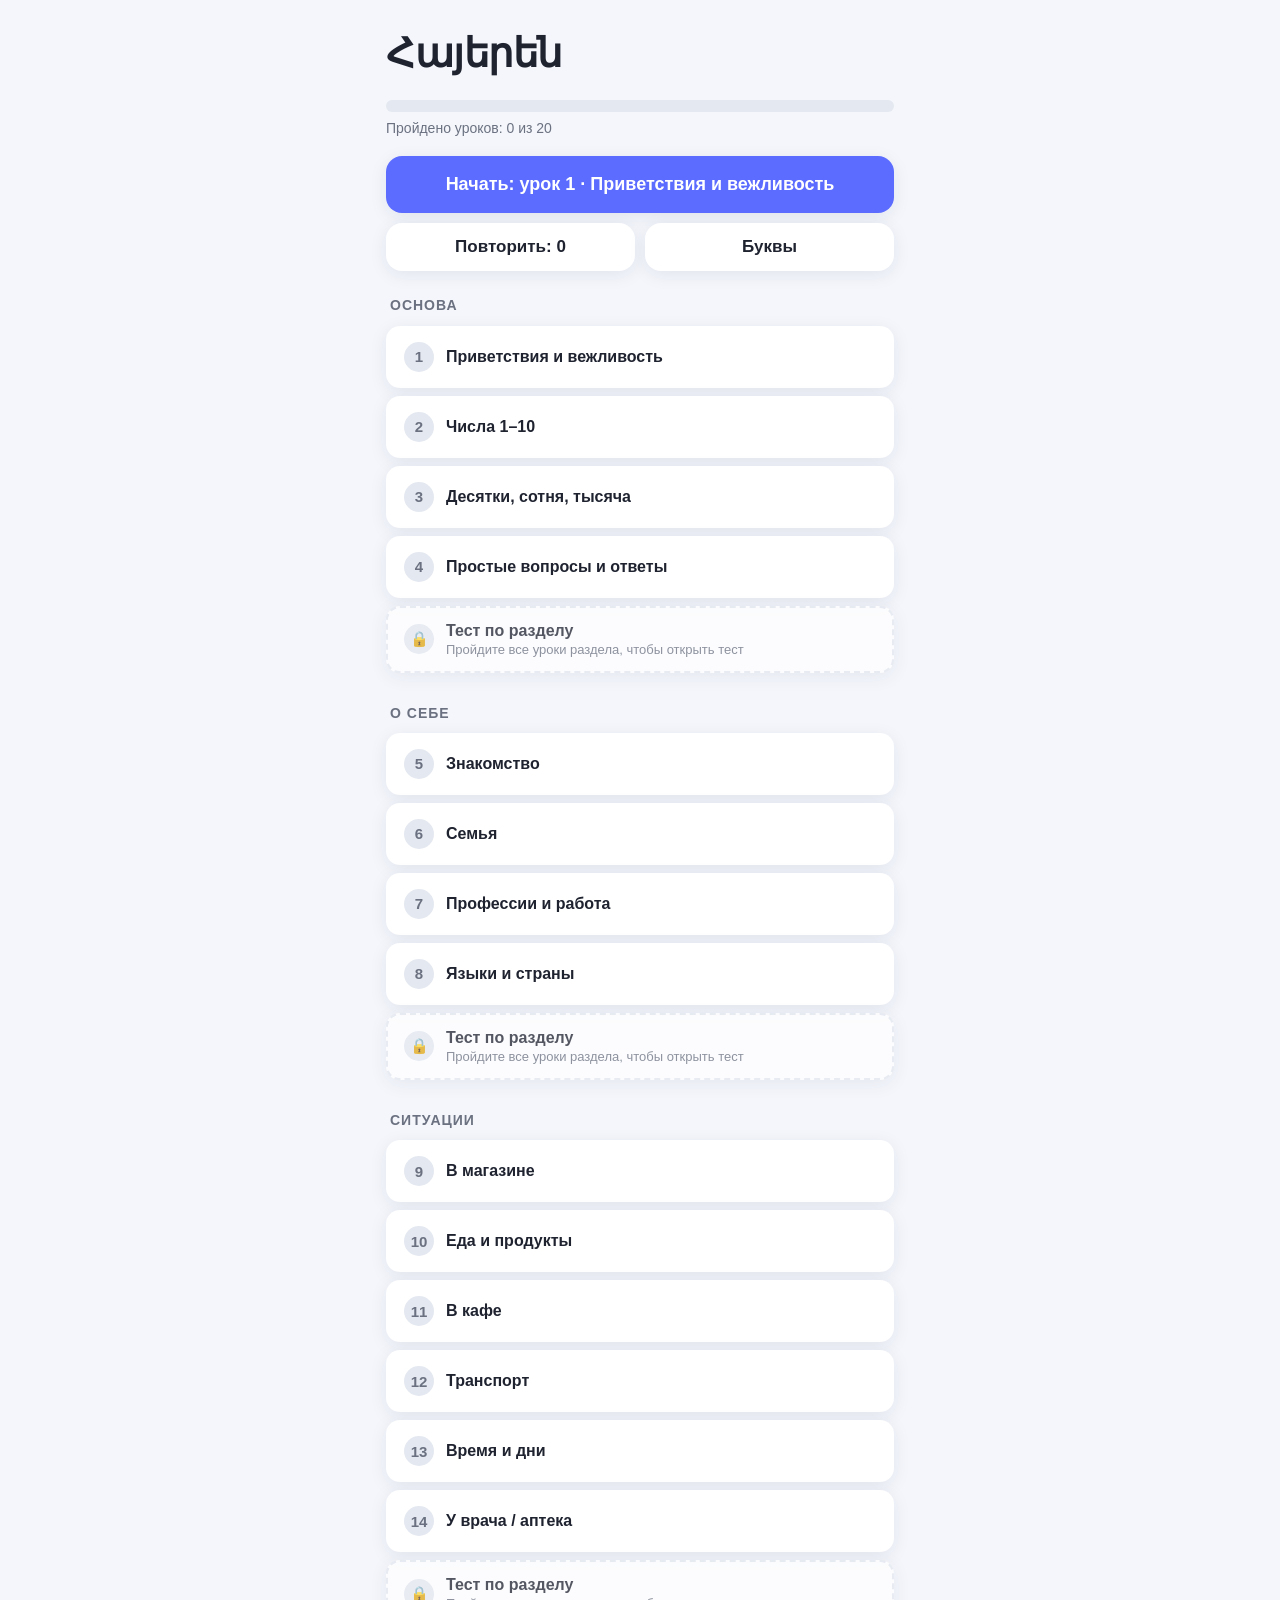
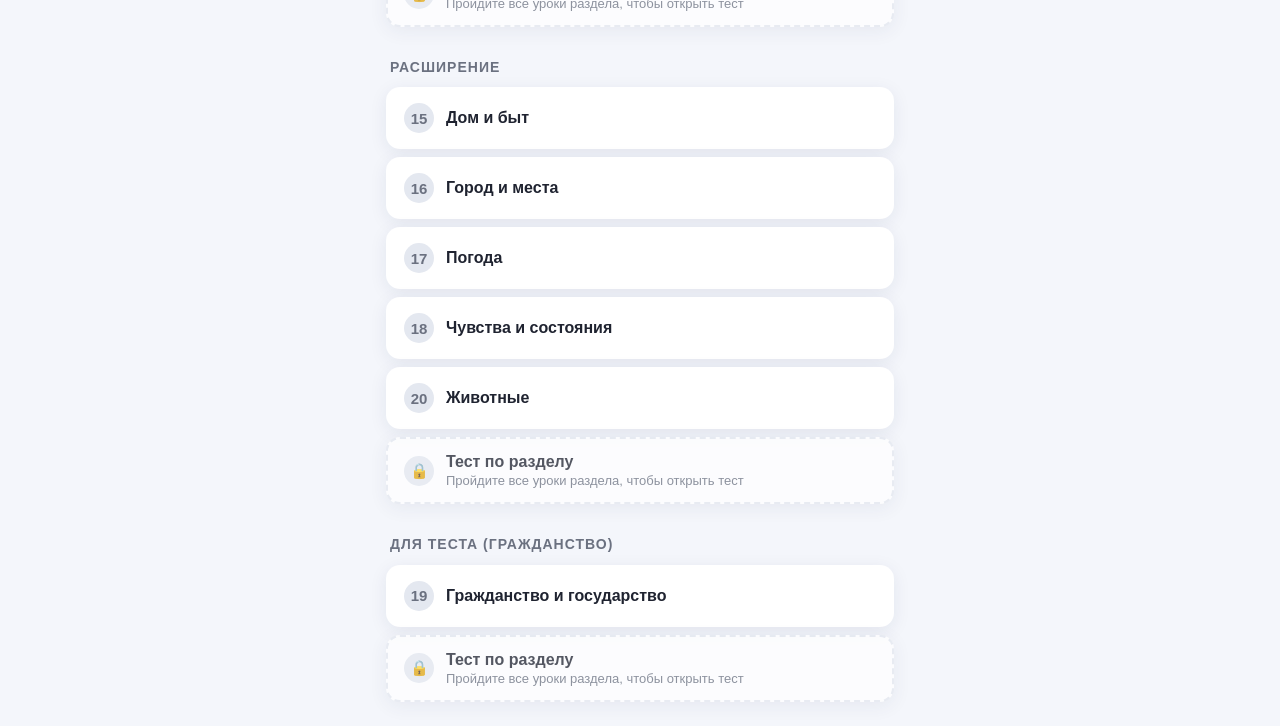
<file: index.html>
<!DOCTYPE html>
<html lang="ru">
<head>
  <meta charset="UTF-8">
  <meta name="viewport" content="width=device-width, initial-scale=1.0, maximum-scale=1.0, user-scalable=no">
  <title>Армянский — учим вместе</title>
  <link rel="stylesheet" href="css/style.css">
</head>
<body>
  <div id="app">

    <!-- ============ ГЛАВНАЯ ============ -->
    <section id="screen-home" class="screen">
      <header class="app-header">
        <h1 class="app-title">Հայերեն</h1>
        <div class="streak" id="home-streak"></div>
      </header>

      <div class="home-progress">
        <div class="progress-bar"><div class="progress-fill" id="home-progress-fill"></div></div>
        <div class="progress-label" id="home-progress-label"></div>
      </div>

      <div class="home-actions">
        <button class="btn btn-primary btn-big" id="btn-continue"></button>
        <div class="home-row">
          <button class="btn btn-secondary" id="btn-review"></button>
          <button class="btn btn-secondary" id="btn-letters">Буквы</button>
        </div>
      </div>

      <div id="home-lessons" class="lesson-list"></div>
    </section>

    <!-- ============ УРОК ============ -->
    <section id="screen-lesson" class="screen">
      <header class="lesson-header">
        <button class="btn-icon" id="lesson-exit" aria-label="Выйти">✕</button>
        <div class="progress-bar slim"><div class="progress-fill" id="lesson-progress-fill"></div></div>
      </header>
      <div id="lesson-body" class="exercise-body"></div>
    </section>

    <!-- ============ РЕЗУЛЬТАТ ============ -->
    <section id="screen-result" class="screen">
      <div class="result-card">
        <div class="result-emoji">🎉</div>
        <h2 id="result-title">Урок пройден!</h2>
        <p id="result-score" class="result-score"></p>
        <p id="result-note" class="result-note"></p>
        <button class="btn btn-primary btn-big" id="result-back">К списку уроков</button>
      </div>
    </section>

    <!-- ============ ТЕСТ ПО РАЗДЕЛУ ============ -->
    <section id="screen-blocktest" class="screen">
      <header class="lesson-header">
        <button class="btn-icon" id="blocktest-exit" aria-label="Выйти">✕</button>
        <div class="progress-bar slim"><div class="progress-fill" id="blocktest-progress-fill"></div></div>
        <div class="lives" id="blocktest-lives"></div>
      </header>
      <div id="blocktest-body" class="exercise-body"></div>
    </section>

    <!-- ============ ПОВТОРЕНИЕ (SRS) ============ -->
    <section id="screen-review" class="screen">
      <header class="lesson-header">
        <button class="btn-icon" id="review-exit" aria-label="Выйти">✕</button>
        <div class="progress-bar slim"><div class="progress-fill" id="review-progress-fill"></div></div>
      </header>
      <div id="review-body" class="exercise-body"></div>
    </section>

    <!-- ============ БУКВЫ ============ -->
    <section id="screen-letters" class="screen">
      <header class="lesson-header">
        <button class="btn-icon" id="letters-exit" aria-label="Выйти">✕</button>
        <h2 class="screen-subtitle">Буквы</h2>
      </header>
      <div id="letters-body" class="exercise-body"></div>
    </section>

  </div>

  <script src="js/storage.js"></script>
  <script src="js/speech.js"></script>
  <script src="js/exercises.js"></script>
  <script src="js/srs.js"></script>
  <script src="js/letters.js"></script>
  <script src="js/lesson.js"></script>
  <script src="js/blocktest.js"></script>
  <script src="js/app.js"></script>
</body>
</html>
</file>
<file: css/style.css>
:root {
  --bg: #f4f6fb;
  --card: #ffffff;
  --ink: #1f2330;
  --muted: #6b7180;
  --line: #e4e8f0;
  --brand: #5b6cff;
  --brand-dark: #4453d6;
  --good: #2bb673;
  --good-bg: #e6f7ef;
  --bad: #e8556b;
  --bad-bg: #fdeaed;
  --shadow: 0 4px 18px rgba(30, 40, 90, 0.08);
  --radius: 16px;
}

* { box-sizing: border-box; -webkit-tap-highlight-color: transparent; }

html, body {
  margin: 0;
  padding: 0;
  background: var(--bg);
  color: var(--ink);
  font-family: -apple-system, BlinkMacSystemFont, "Segoe UI", Roboto, Helvetica, Arial, sans-serif;
  font-size: 17px;
  line-height: 1.45;
  -webkit-text-size-adjust: 100%;
}

#app {
  max-width: 540px;
  margin: 0 auto;
  min-height: 100vh;
  display: flex;
  flex-direction: column;
}

/* ---------- screens ---------- */
.screen { display: none; flex: 1; flex-direction: column; padding: 16px; }
.screen.active { display: flex; }

/* ---------- header / home ---------- */
.app-header {
  display: flex;
  align-items: baseline;
  justify-content: space-between;
  margin: 8px 0 18px;
}
.app-title {
  font-size: 40px;
  margin: 0;
  font-weight: 700;
  letter-spacing: -0.5px;
}
.streak { font-size: 15px; color: var(--muted); font-weight: 600; }

.screen-subtitle { font-size: 20px; margin: 0; }

.home-progress { margin-bottom: 18px; }
.progress-bar {
  height: 12px;
  background: var(--line);
  border-radius: 999px;
  overflow: hidden;
}
.progress-bar.slim { height: 8px; flex: 1; }
.progress-fill {
  height: 100%;
  width: 0%;
  background: linear-gradient(90deg, var(--brand), #7d8bff);
  border-radius: 999px;
  transition: width 0.3s ease;
}
.progress-label { margin-top: 6px; font-size: 14px; color: var(--muted); }

.home-actions { margin-bottom: 24px; }
.home-row { display: flex; gap: 10px; margin-top: 10px; }
.home-row .btn { flex: 1; }

/* ---------- buttons ---------- */
.btn {
  border: none;
  border-radius: var(--radius);
  padding: 14px 18px;
  font-size: 17px;
  font-weight: 600;
  font-family: inherit;
  cursor: pointer;
  width: 100%;
  transition: transform 0.05s ease, background 0.2s ease;
}
.btn:active { transform: scale(0.98); }
.btn-big { padding: 18px; font-size: 18px; }
.btn-primary { background: var(--brand); color: #fff; box-shadow: var(--shadow); }
.btn-primary:hover { background: var(--brand-dark); }
.btn-primary:disabled { background: var(--line); color: var(--muted); box-shadow: none; cursor: default; }
.btn-secondary { background: var(--card); color: var(--ink); box-shadow: var(--shadow); }
.btn-ghost { background: transparent; color: var(--brand); box-shadow: none; }

.btn-icon {
  background: transparent;
  border: none;
  font-size: 22px;
  color: var(--muted);
  cursor: pointer;
  padding: 4px 10px;
  line-height: 1;
}

/* ---------- lesson list ---------- */
.lesson-list { display: flex; flex-direction: column; gap: 22px; }
.block-title {
  font-size: 14px;
  text-transform: uppercase;
  letter-spacing: 1px;
  color: var(--muted);
  margin: 0 0 10px 4px;
  font-weight: 700;
}
.lesson-card {
  display: flex;
  align-items: center;
  gap: 12px;
  background: var(--card);
  border-radius: 14px;
  padding: 14px 16px;
  box-shadow: var(--shadow);
  cursor: pointer;
  border: 2px solid transparent;
  text-align: left;
  width: 100%;
  font-family: inherit;
  font-size: 16px;
  color: var(--ink);
  margin-bottom: 8px;
}
.lesson-card:active { transform: scale(0.99); }
.lesson-card.done { border-color: var(--good); }
.lesson-card .mark {
  width: 30px; height: 30px;
  border-radius: 50%;
  display: flex; align-items: center; justify-content: center;
  background: var(--line);
  color: var(--muted);
  font-size: 15px;
  font-weight: 700;
  flex-shrink: 0;
}
.lesson-card.done .mark { background: var(--good); color: #fff; }
.lesson-card.in-progress { border-color: var(--brand); }
.lesson-card.in-progress .mark { background: var(--brand); color: #fff; }
.lesson-card .ttl { flex: 1; font-weight: 600; display: flex; flex-direction: column; gap: 2px; }
.lesson-card .sub { color: var(--brand); font-size: 13px; font-weight: 600; }

/* «Тест по разделу» */
.lesson-card.test { border-style: dashed; border-color: var(--brand); }
.lesson-card.test .mark { background: #eef0ff; color: var(--brand); }
.lesson-card.test.done { border-style: solid; border-color: var(--good); }
.lesson-card.test.done .mark { background: var(--good); color: #fff; }
.lesson-card.test.locked { border-color: var(--line); border-style: dashed; opacity: 0.75; cursor: default; }
.lesson-card.test.locked .mark { background: var(--line); color: var(--muted); }
.lesson-card.test.locked .sub { color: var(--muted); font-weight: 500; }
.lesson-card.test.locked:active { transform: none; }

/* сердца (жизни) в шапке теста */
.lives { display: flex; gap: 4px; font-size: 20px; line-height: 1; flex-shrink: 0; }
.lives .life { color: var(--bad); transition: color 0.2s, transform 0.2s; }
.lives .life.lost { color: var(--line); transform: scale(0.9); }

/* итоговый экран теста (внутри тела теста, по центру) */
.blocktest-end { margin: auto 0; display: flex; flex-direction: column; gap: 10px; }
.blocktest-end .btn { margin-top: 6px; }

/* диалог «Продолжить / Начать заново» */
.modal-overlay {
  position: fixed;
  inset: 0;
  background: rgba(0, 0, 0, 0.45);
  display: flex;
  align-items: center;
  justify-content: center;
  padding: 24px;
  z-index: 100;
}
.modal-card {
  background: var(--card);
  border-radius: 18px;
  padding: 24px;
  width: 100%;
  max-width: 360px;
  box-shadow: var(--shadow);
  display: flex;
  flex-direction: column;
  gap: 12px;
  text-align: center;
}
.modal-title { font-size: 20px; margin: 0; }
.modal-text { color: var(--muted); margin: 0 0 4px; }

/* ---------- lesson / exercise ---------- */
.lesson-header, .letters-header {
  display: flex;
  align-items: center;
  gap: 10px;
  margin-bottom: 18px;
}
.exercise-body { flex: 1; display: flex; flex-direction: column; }

.ex-prompt { color: var(--muted); font-size: 15px; margin-bottom: 8px; }
.ex-question {
  font-size: 22px;
  font-weight: 600;
  margin-bottom: 24px;
  min-height: 30px;
}
.hy { font-family: inherit; }
.hy-big { font-size: 34px; font-weight: 700; line-height: 1.3; }

.ex-options { display: flex; flex-direction: column; gap: 10px; }
.option {
  background: var(--card);
  border: 2px solid var(--line);
  border-radius: 14px;
  padding: 16px;
  font-size: 19px;
  text-align: center;
  cursor: pointer;
  font-family: inherit;
  color: var(--ink);
  transition: border-color 0.15s, background 0.15s;
}
.option:active { transform: scale(0.99); }
.option.correct { border-color: var(--good); background: var(--good-bg); color: var(--good); font-weight: 700; }
.option.wrong { border-color: var(--bad); background: var(--bad-bg); color: var(--bad); }
.option:disabled { cursor: default; }

/* listen — на слух */
.listen-play-wrap { display: flex; justify-content: center; margin: 12px 0 16px; }
.listen-play {
  width: 96px;
  height: 96px;
  border-radius: 50%;
  border: none;
  background: var(--brand);
  color: #fff;
  box-shadow: var(--shadow);
  cursor: pointer;
  display: flex;
  align-items: center;
  justify-content: center;
  transition: transform 0.12s, background 0.2s;
}
.listen-play:hover { background: var(--brand-dark); }
.listen-play:active { transform: scale(0.96); }
.listen-play:disabled { background: var(--line); color: var(--muted); box-shadow: none; cursor: default; }
.listen-icon { font-size: 40px; line-height: 1; }
.listen-play.playing { animation: listen-pulse 0.6s ease; }
@keyframes listen-pulse {
  0% { transform: scale(1); }
  50% { transform: scale(1.08); }
  100% { transform: scale(1); }
}
.listen-show { display: block; margin: 0 auto 4px; font-size: 15px; }
.listen-reveal {
  text-align: center;
  min-height: 0;
  margin-bottom: 16px;
  opacity: 0;
  transition: opacity 0.2s;
}
.listen-reveal.shown { opacity: 1; margin-bottom: 16px; }

/* match */
.match-grid { display: flex; gap: 12px; }
.match-col { flex: 1; display: flex; flex-direction: column; gap: 10px; }
.match-item {
  background: var(--card);
  border: 2px solid var(--line);
  border-radius: 12px;
  padding: 14px 10px;
  font-size: 18px;
  cursor: pointer;
  font-family: inherit;
  color: var(--ink);
  text-align: center;
  min-height: 54px;
  display: flex; align-items: center; justify-content: center;
}
.match-item.selected { border-color: var(--brand); background: #eef0ff; }
.match-item.matched { border-color: var(--good); background: var(--good-bg); color: var(--good); opacity: 0.6; cursor: default; pointer-events: none; }
.match-item.flash-bad { border-color: var(--bad); background: var(--bad-bg); }

/* input */
.ex-input {
  width: 100%;
  font-size: 28px;
  padding: 14px 16px;
  border: 2px solid var(--line);
  border-radius: 14px;
  font-family: inherit;
  text-align: center;
  margin-bottom: 12px;
  background: var(--card);
  color: var(--ink);
}
.ex-input:focus { outline: none; border-color: var(--brand); }
.ex-input.correct { border-color: var(--good); background: var(--good-bg); }
.ex-input.wrong { border-color: var(--bad); background: var(--bad-bg); }
.hint-letters {
  font-size: 18px;
  letter-spacing: 4px;
  color: var(--muted);
  text-align: center;
  margin-bottom: 14px;
  font-family: inherit;
}

/* assemble */
.assemble-target {
  min-height: 60px;
  border: 2px dashed var(--line);
  border-radius: 14px;
  padding: 12px;
  display: flex; flex-wrap: wrap; gap: 8px; align-content: flex-start;
  margin-bottom: 16px;
}
.assemble-bank { display: flex; flex-wrap: wrap; gap: 8px; }
.token {
  background: var(--card);
  border: 2px solid var(--line);
  border-radius: 10px;
  padding: 10px 14px;
  font-size: 20px;
  cursor: pointer;
  font-family: inherit;
  color: var(--ink);
}
.token.used { visibility: hidden; }
.assemble-target.correct { border-color: var(--good); background: var(--good-bg); }
.assemble-target.wrong { border-color: var(--bad); background: var(--bad-bg); }

/* intro / flashcards */
.intro-list { display: flex; flex-direction: column; gap: 10px; margin-bottom: 20px; }
.intro-row {
  background: var(--card);
  border-radius: 12px;
  padding: 14px 16px;
  box-shadow: var(--shadow);
  display: flex; align-items: center; justify-content: space-between; gap: 12px;
}
.intro-row .hy { font-size: 24px; font-weight: 700; }
.intro-row .ru { color: var(--muted); font-size: 16px; }

/* feedback + footer — закреплены внизу экрана (sticky bar) */
.ex-feedback,
.ex-footer {
  margin-top: auto;
  position: sticky;
  bottom: 0;
  background: var(--bg);
  margin-left: -16px;
  margin-right: -16px;
  padding: 14px 16px calc(14px + env(safe-area-inset-bottom, 0px));
  box-shadow: 0 -6px 14px rgba(30, 40, 90, 0.05);
}
.feedback-msg { font-size: 16px; font-weight: 600; margin-bottom: 10px; min-height: 22px; }
.feedback-msg.good { color: var(--good); }
.feedback-msg.bad { color: var(--bad); }
.feedback-answer { color: var(--ink); font-weight: 700; }

/* отступ снизу у списка вариантов, чтобы последний не прятался за панелью */
.ex-options { padding-bottom: 8px; }

/* result */
#screen-result { justify-content: center; align-items: center; }
.result-card { text-align: center; width: 100%; }
.result-emoji { font-size: 64px; }
.result-score { font-size: 22px; font-weight: 700; margin: 8px 0; }
.result-note { color: var(--muted); margin-bottom: 28px; }

/* letters */
.letters-menu { display: flex; flex-direction: column; gap: 12px; }
.letter-card-big {
  text-align: center;
  font-size: 80px;
  font-weight: 700;
  margin: 10px 0 6px;
}
.letter-sub { text-align: center; color: var(--muted); margin-bottom: 24px; }

.empty-state { text-align: center; color: var(--muted); padding: 40px 20px; }
.empty-state .big { font-size: 48px; margin-bottom: 10px; }

@media (max-width: 360px) {
  html, body { font-size: 16px; }
  .hy-big { font-size: 28px; }
}
</file>
